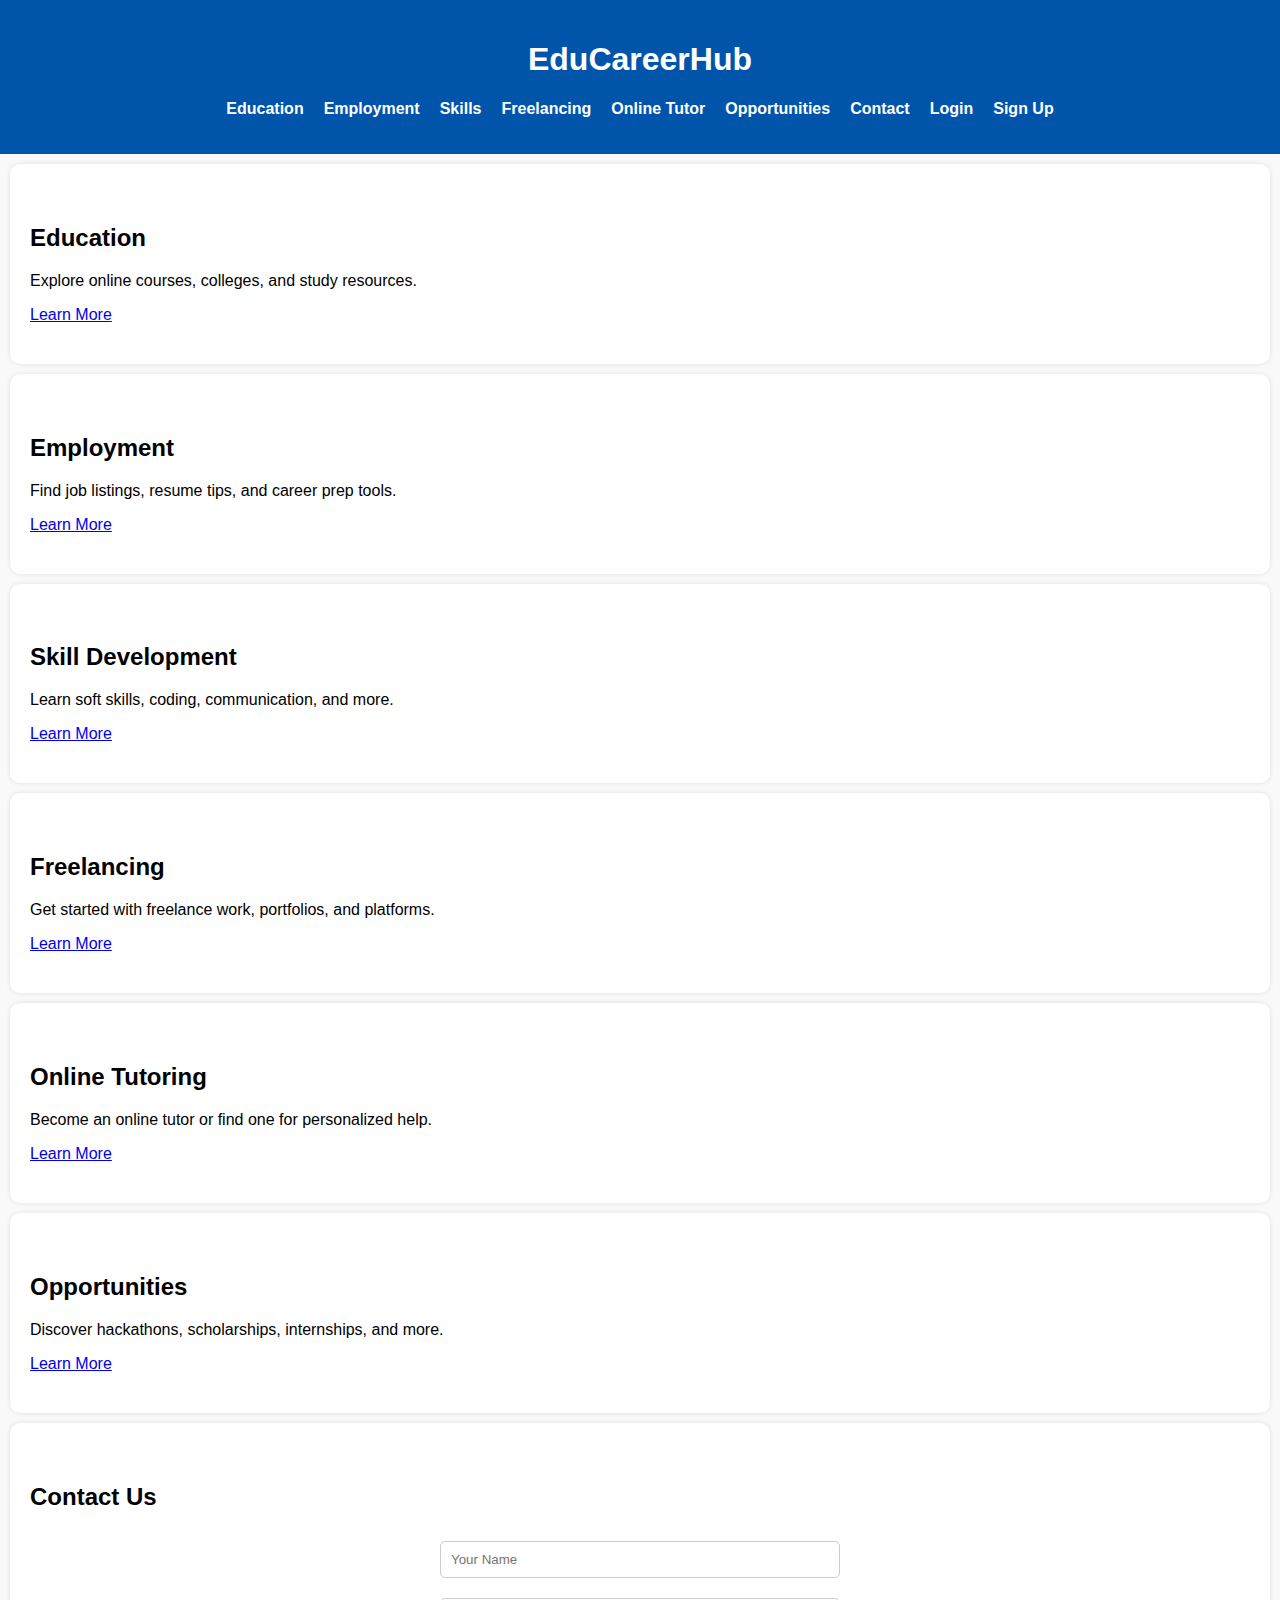
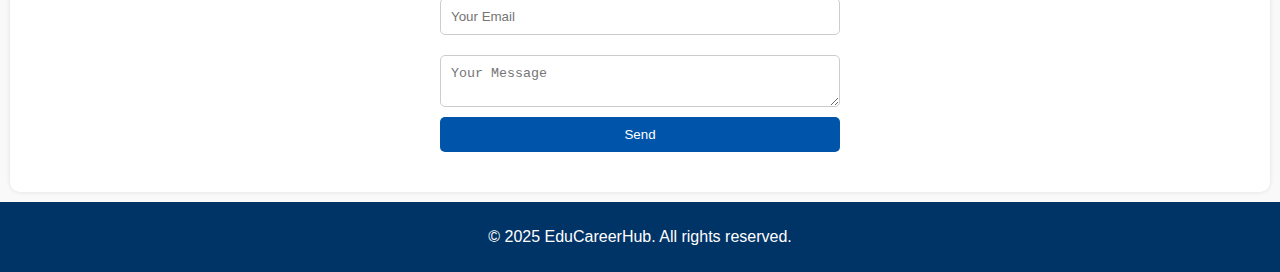
<file: index.html>
<!DOCTYPE html>
<html lang="en">
<head>
  <meta charset="UTF-8" />
  <title>EduCareerHub</title>
  <link rel="stylesheet" href="style.css" />
</head>
<body>
  <header>
    <h1>EduCareerHub</h1>
    <nav>
      <ul>
        <li><a href="#education">Education</a></li>
        <li><a href="#employment">Employment</a></li>
        <li><a href="#skills">Skills</a></li>
        <li><a href="#freelancing">Freelancing</a></li>
        <li><a href="#tutoring">Online Tutor</a></li>
        <li><a href="#opportunities">Opportunities</a></li>
        <li><a href="#contact">Contact</a></li>
        <li><a href="login.html">Login</a></li>
        <li><a href="signup.html">Sign Up</a></li>
      </ul>
    </nav>
  </header>

  <main>
    <section id="education">
      <h2>Education</h2>
      <p>Explore online courses, colleges, and study resources.</p>
      <a href="education.html" class="btn">Learn More</a>

    </section>

    <section id="employment">
      <h2>Employment</h2>
      <p>Find job listings, resume tips, and career prep tools.</p>
      <a href="employment.html" class="btn">Learn More</a>

    </section>

    <section id="skills">
      <h2>Skill Development</h2>
      <p>Learn soft skills, coding, communication, and more.</p>
       <a href="skill.html" class="btn">Learn More</a>

    </section>

    <section id="freelancing">
      <h2>Freelancing</h2>
      <p>Get started with freelance work, portfolios, and platforms.</p>
       <a href="freelance.html" class="btn">Learn More</a>
    </section>

    <section id="tutoring">
      <h2>Online Tutoring</h2>
      <p>Become an online tutor or find one for personalized help.</p>
      <a href="online.html" class="btn">Learn More</a>

    </section>

    <section id="opportunities">
      <h2>Opportunities</h2>
      <p>Discover hackathons, scholarships, internships, and more.</p>
       <a href="opportunity.html" class="btn">Learn More</a>
    </section>

    <section id="contact">
      <h2>Contact Us</h2>
      <form>
        <input type="text" placeholder="Your Name" required />
        <input type="email" placeholder="Your Email" required />
        <textarea placeholder="Your Message" required></textarea>
        <button type="submit">Send</button>
      </form>
    </section>
    <!-- Modals -->
    <div id="eduModal" class="modal">
      <div class="modal-content">
        <span class="close" onclick="closeModal('eduModal')">&times;</span>
        <h3>Education</h3>
        <p>Courses from top platforms like Coursera, edX, NPTEL and others. Roadmaps for college students and NEET/UPSC/Tech prep.</p>
      </div>
    </div>

    <div id="empModal" class="modal">
      <div class="modal-content">
        <span class="close" onclick="closeModal('empModal')">&times;</span>
        <h3>Employment</h3>
        <p>Job boards, resume builder, company research, job alerts, and interview preparation resources.</p>
      </div>
    </div>

    <div id="skillModal" class="modal">
      <div class="modal-content">
        <span class="close" onclick="closeModal('skillModal')">&times;</span>
        <h3>Skills</h3>
        <p>Learn public speaking, leadership, Excel, JavaScript, DSA, and more.</p>
      </div>
    </div>

    <div id="freeModal" class="modal">
      <div class="modal-content">
        <span class="close" onclick="closeModal('freeModal')">&times;</span>
        <h3>Freelancing</h3>
        <p>Get started on Fiverr, Upwork, Freelancer. Create portfolios, proposals, and manage payments.</p>
      </div>
    </div>

    <div id="tutorModal" class="modal">
      <div class="modal-content">
        <span class="close" onclick="closeModal('tutorModal')">&times;</span>
        <h3>Online Tutoring</h3>
        <p>Become a tutor on Chegg, Vedantu, Unacademy. Or hire tutors based on your needs.</p>
      </div>
    </div>

    <div id="oppModal" class="modal">
      <div class="modal-content">
        <span class="close" onclick="closeModal('oppModal')">&times;</span>
        <h3>Opportunities</h3>
        <p>Participate in contests, get internship and scholarship alerts, join programs like GDSC, MLSA, etc.</p>
      </div>
    </div>

  </main>

  <footer>
    <p>&copy; 2025 EduCareerHub. All rights reserved.</p>
  </footer>

  <script src="script.js"></script>
</body>
</html>
</file>
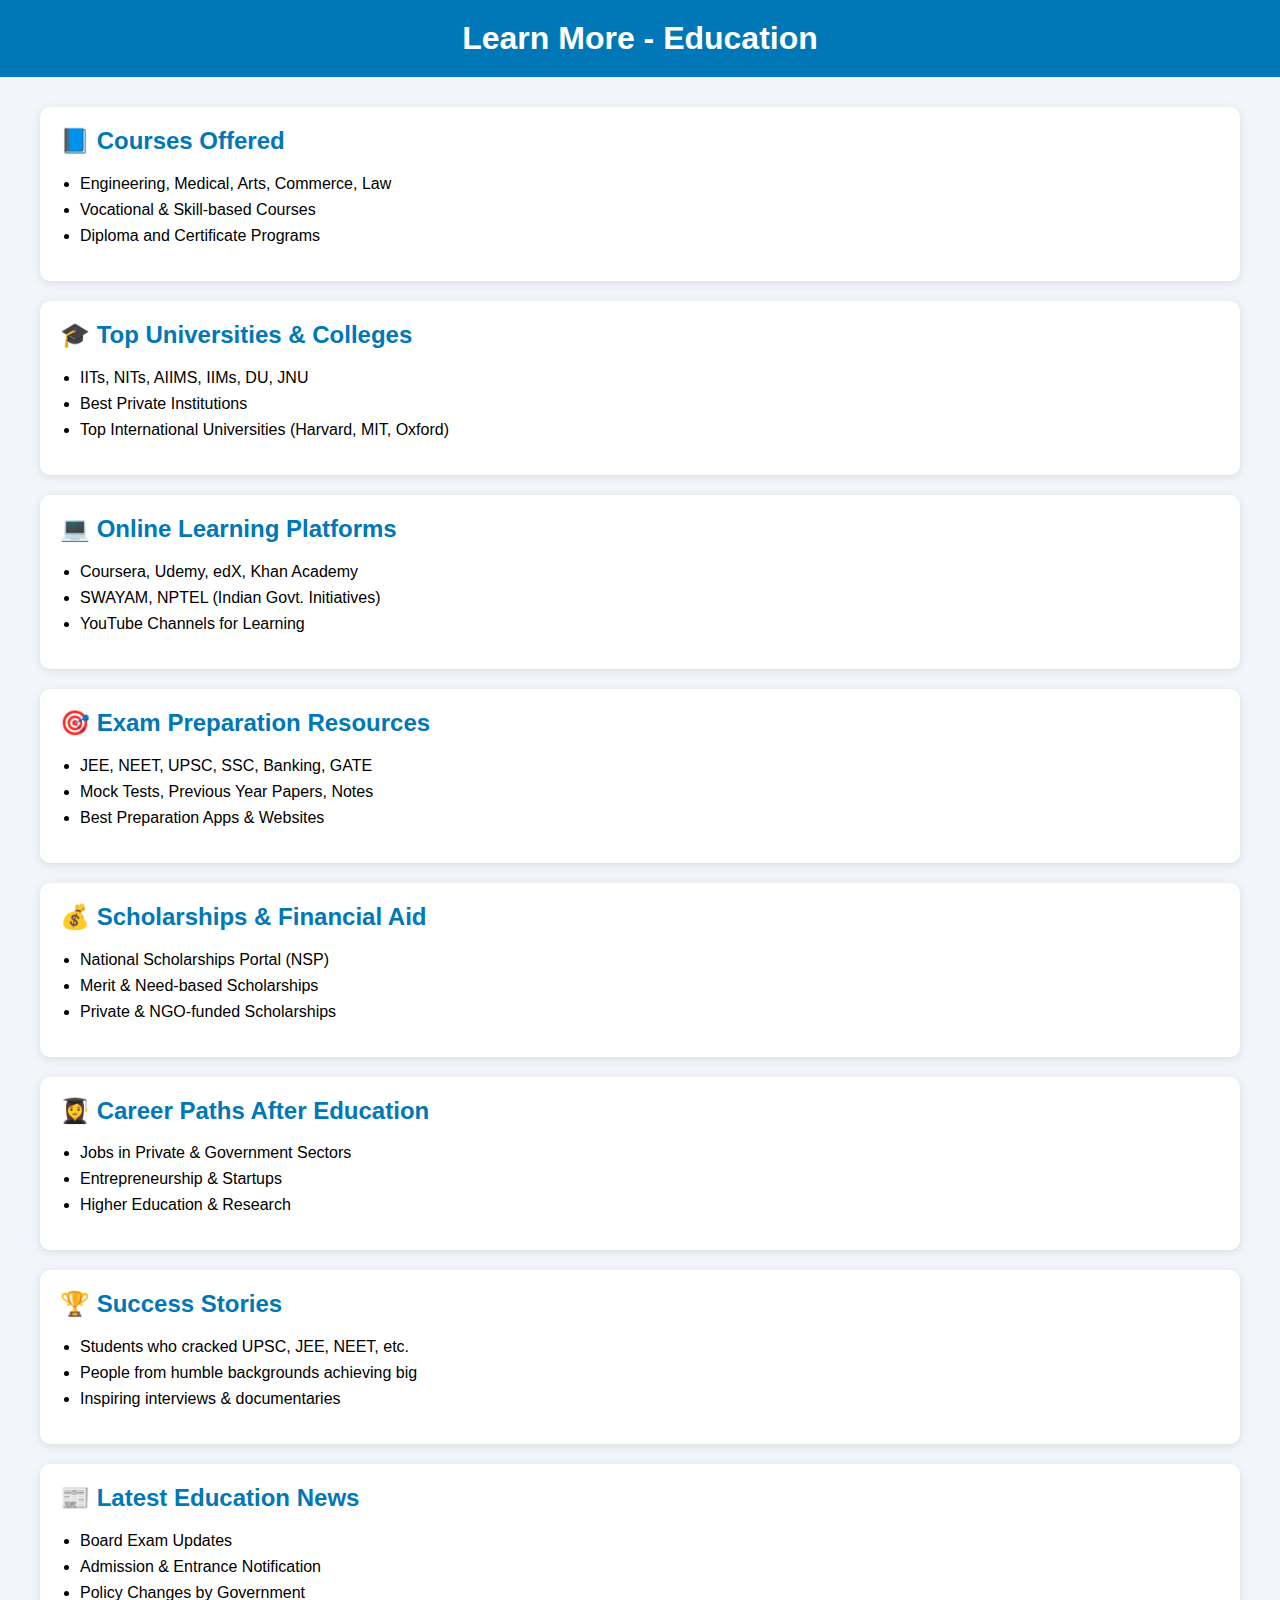
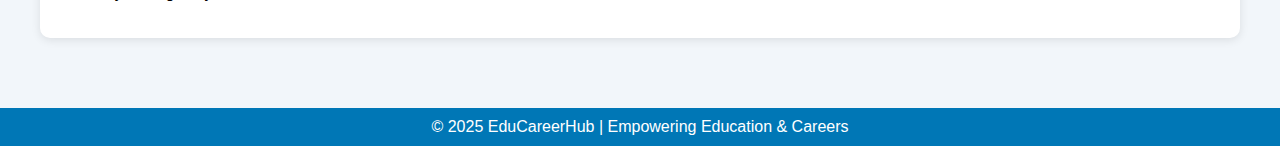
<file: education.html>
<!DOCTYPE html>
<html lang="en">
<head>
  <meta charset="UTF-8" />
  <meta name="viewport" content="width=device-width, initial-scale=1.0"/>
  <title>Education - Learn More | EduCareerHub</title>
  <link rel="stylesheet" href="style.css" />
  <style>
    body {
      font-family: Arial, sans-serif;
      background-color: #f2f6fa;
      margin: 0;
      padding: 0;
    }
    header {
      background-color: #0077b6;
      padding: 20px;
      color: white;
      text-align: center;
    }
    h1 {
      margin: 0;
    }
    .container {
      padding: 30px;
      max-width: 1200px;
      margin: auto;
    }
    .section {
      background-color: white;
      margin-bottom: 20px;
      padding: 20px;
      border-radius: 10px;
      box-shadow: 0 2px 10px rgba(0,0,0,0.1);
    }
    .section h2 {
      margin-top: 0;
      color: #0077b6;
    }
    ul {
      padding-left: 20px;
    }
    ul li {
      margin-bottom: 8px;
    }
    footer {
      background-color: #0077b6;
      color: white;
      text-align: center;
      padding: 10px;
      margin-top: 20px;
    }
  </style>
</head>
<body>
  <header>
    <h1>Learn More - Education</h1>
  </header>

  <div class="container">

    <div class="section">
      <h2>📘 Courses Offered</h2>
      <ul>
        <li>Engineering, Medical, Arts, Commerce, Law</li>
        <li>Vocational & Skill-based Courses</li>
        <li>Diploma and Certificate Programs</li>
      </ul>
    </div>

    <div class="section">
      <h2>🎓 Top Universities & Colleges</h2>
      <ul>
        <li>IITs, NITs, AIIMS, IIMs, DU, JNU</li>
        <li>Best Private Institutions</li>
        <li>Top International Universities (Harvard, MIT, Oxford)</li>
      </ul>
    </div>

    <div class="section">
      <h2>💻 Online Learning Platforms</h2>
      <ul>
        <li>Coursera, Udemy, edX, Khan Academy</li>
        <li>SWAYAM, NPTEL (Indian Govt. Initiatives)</li>
        <li>YouTube Channels for Learning</li>
      </ul>
    </div>

    <div class="section">
      <h2>🎯 Exam Preparation Resources</h2>
      <ul>
        <li>JEE, NEET, UPSC, SSC, Banking, GATE</li>
        <li>Mock Tests, Previous Year Papers, Notes</li>
        <li>Best Preparation Apps & Websites</li>
      </ul>
    </div>

    <div class="section">
      <h2>💰 Scholarships & Financial Aid</h2>
      <ul>
        <li>National Scholarships Portal (NSP)</li>
        <li>Merit & Need-based Scholarships</li>
        <li>Private & NGO-funded Scholarships</li>
      </ul>
    </div>

    <div class="section">
      <h2>👩‍🎓 Career Paths After Education</h2>
      <ul>
        <li>Jobs in Private & Government Sectors</li>
        <li>Entrepreneurship & Startups</li>
        <li>Higher Education & Research</li>
      </ul>
    </div>

    <div class="section">
      <h2>🏆 Success Stories</h2>
      <ul>
        <li>Students who cracked UPSC, JEE, NEET, etc.</li>
        <li>People from humble backgrounds achieving big</li>
        <li>Inspiring interviews & documentaries</li>
      </ul>
    </div>

    <div class="section">
      <h2>📰 Latest Education News</h2>
      <ul>
        <li>Board Exam Updates</li>
        <li>Admission & Entrance Notification</li>
        <li>Policy Changes by Government</li>
      </ul>
    </div>

  </div>

  <footer>
    &copy; 2025 EduCareerHub | Empowering Education & Careers
  </footer>
</body>
</html>
</file>
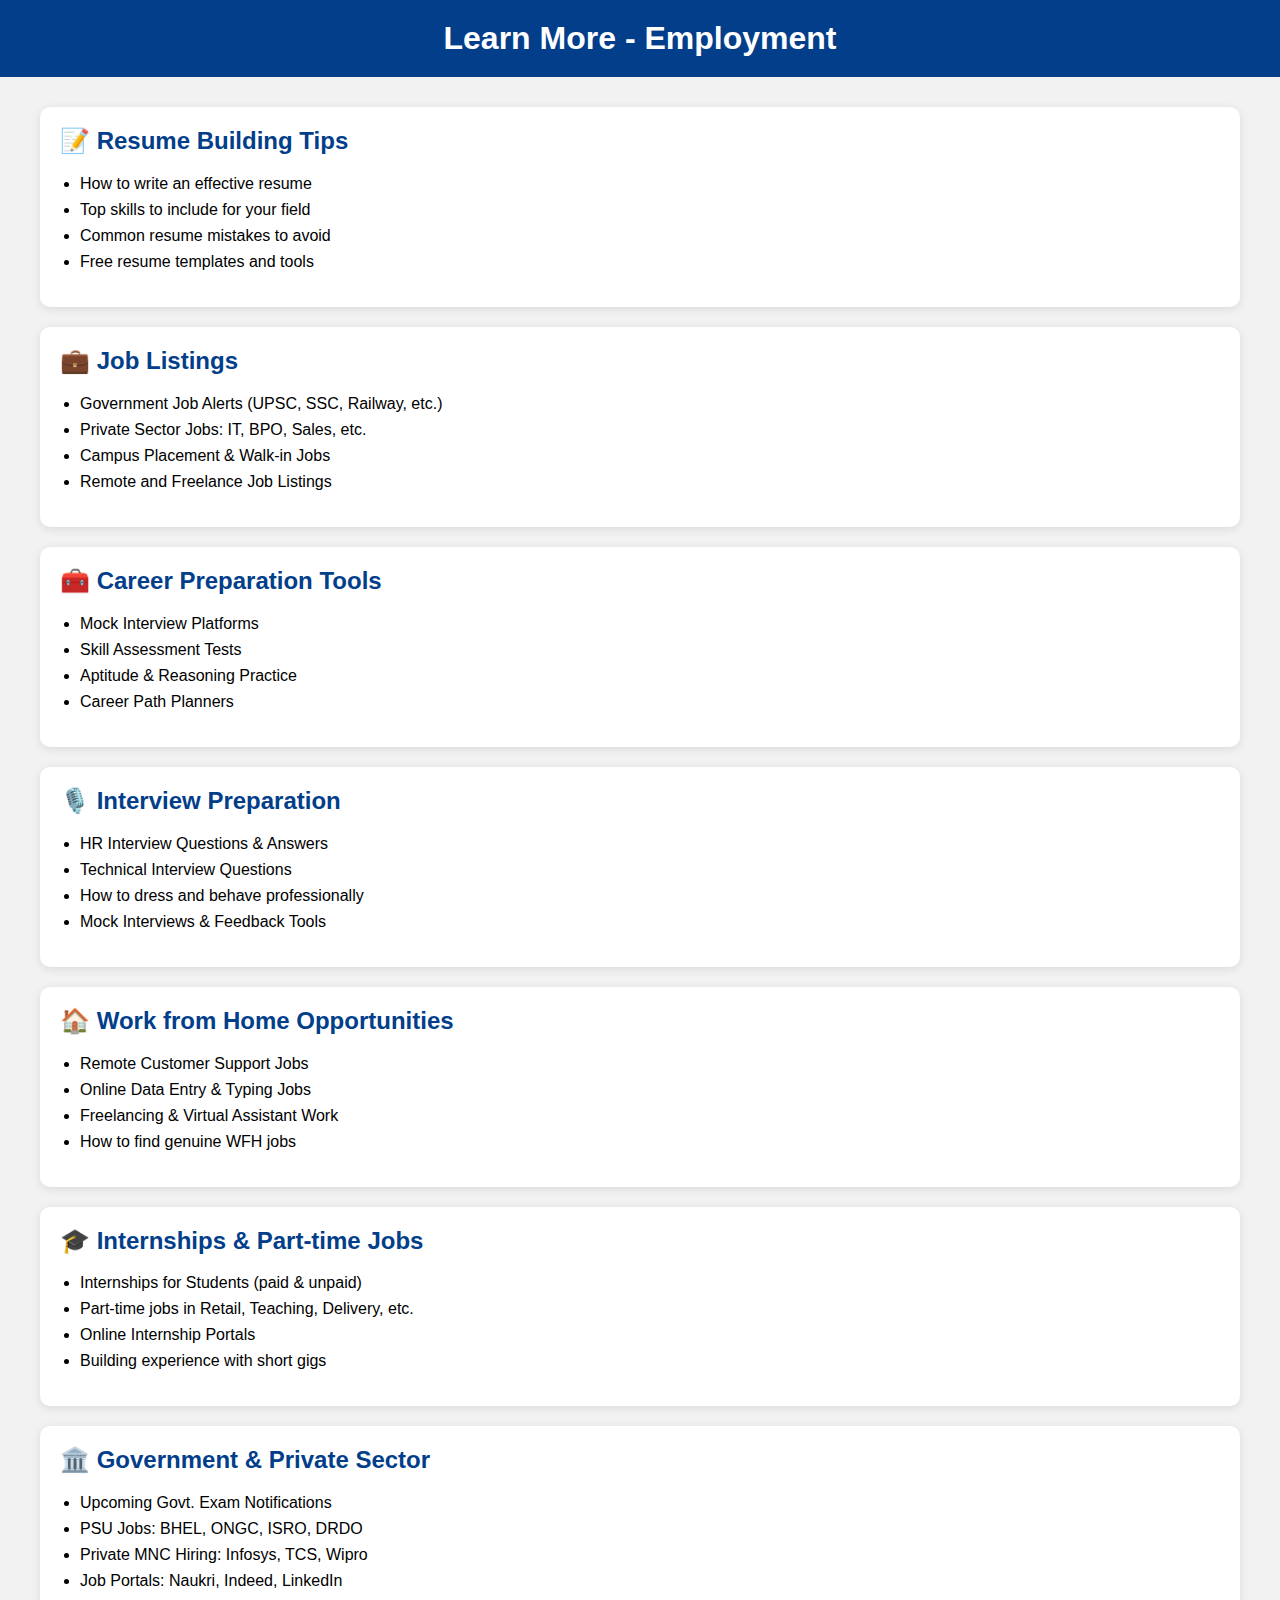
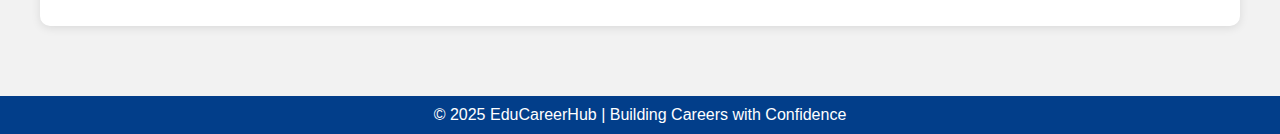
<file: employment.html>
<!DOCTYPE html>
<html lang="en">
<head>
  <meta charset="UTF-8" />
  <meta name="viewport" content="width=device-width, initial-scale=1.0"/>
  <title>Employment - Learn More | EduCareerHub</title>
  <style>
    body {
      font-family: Arial, sans-serif;
      background-color: #f2f2f2;
      margin: 0;
      padding: 0;
    }
    header {
      background-color: #023e8a;
      padding: 20px;
      color: white;
      text-align: center;
    }
    h1 {
      margin: 0;
    }
    .container {
      padding: 30px;
      max-width: 1200px;
      margin: auto;
    }
    .section {
      background-color: white;
      margin-bottom: 20px;
      padding: 20px;
      border-radius: 10px;
      box-shadow: 0 2px 10px rgba(0,0,0,0.1);
    }
    .section h2 {
      margin-top: 0;
      color: #023e8a;
    }
    ul {
      padding-left: 20px;
    }
    ul li {
      margin-bottom: 8px;
    }
    footer {
      background-color: #023e8a;
      color: white;
      text-align: center;
      padding: 10px;
      margin-top: 20px;
    }
  </style>
</head>
<body>
  <header>
    <h1>Learn More - Employment</h1>
  </header>

  <div class="container">

    <div class="section">
      <h2>📝 Resume Building Tips</h2>
      <ul>
        <li>How to write an effective resume</li>
        <li>Top skills to include for your field</li>
        <li>Common resume mistakes to avoid</li>
        <li>Free resume templates and tools</li>
      </ul>
    </div>

    <div class="section">
      <h2>💼 Job Listings</h2>
      <ul>
        <li>Government Job Alerts (UPSC, SSC, Railway, etc.)</li>
        <li>Private Sector Jobs: IT, BPO, Sales, etc.</li>
        <li>Campus Placement & Walk-in Jobs</li>
        <li>Remote and Freelance Job Listings</li>
      </ul>
    </div>

    <div class="section">
      <h2>🧰 Career Preparation Tools</h2>
      <ul>
        <li>Mock Interview Platforms</li>
        <li>Skill Assessment Tests</li>
        <li>Aptitude & Reasoning Practice</li>
        <li>Career Path Planners</li>
      </ul>
    </div>

    <div class="section">
      <h2>🎙️ Interview Preparation</h2>
      <ul>
        <li>HR Interview Questions & Answers</li>
        <li>Technical Interview Questions</li>
        <li>How to dress and behave professionally</li>
        <li>Mock Interviews & Feedback Tools</li>
      </ul>
    </div>

    <div class="section">
      <h2>🏠 Work from Home Opportunities</h2>
      <ul>
        <li>Remote Customer Support Jobs</li>
        <li>Online Data Entry & Typing Jobs</li>
        <li>Freelancing & Virtual Assistant Work</li>
        <li>How to find genuine WFH jobs</li>
      </ul>
    </div>

    <div class="section">
      <h2>🎓 Internships & Part-time Jobs</h2>
      <ul>
        <li>Internships for Students (paid & unpaid)</li>
        <li>Part-time jobs in Retail, Teaching, Delivery, etc.</li>
        <li>Online Internship Portals</li>
        <li>Building experience with short gigs</li>
      </ul>
    </div>

    <div class="section">
      <h2>🏛️ Government & Private Sector</h2>
      <ul>
        <li>Upcoming Govt. Exam Notifications</li>
        <li>PSU Jobs: BHEL, ONGC, ISRO, DRDO</li>
        <li>Private MNC Hiring: Infosys, TCS, Wipro</li>
        <li>Job Portals: Naukri, Indeed, LinkedIn</li>
      </ul>
    </div>

  </div>

  <footer>
    &copy; 2025 EduCareerHub | Building Careers with Confidence
  </footer>
</body>
</html>
</file>
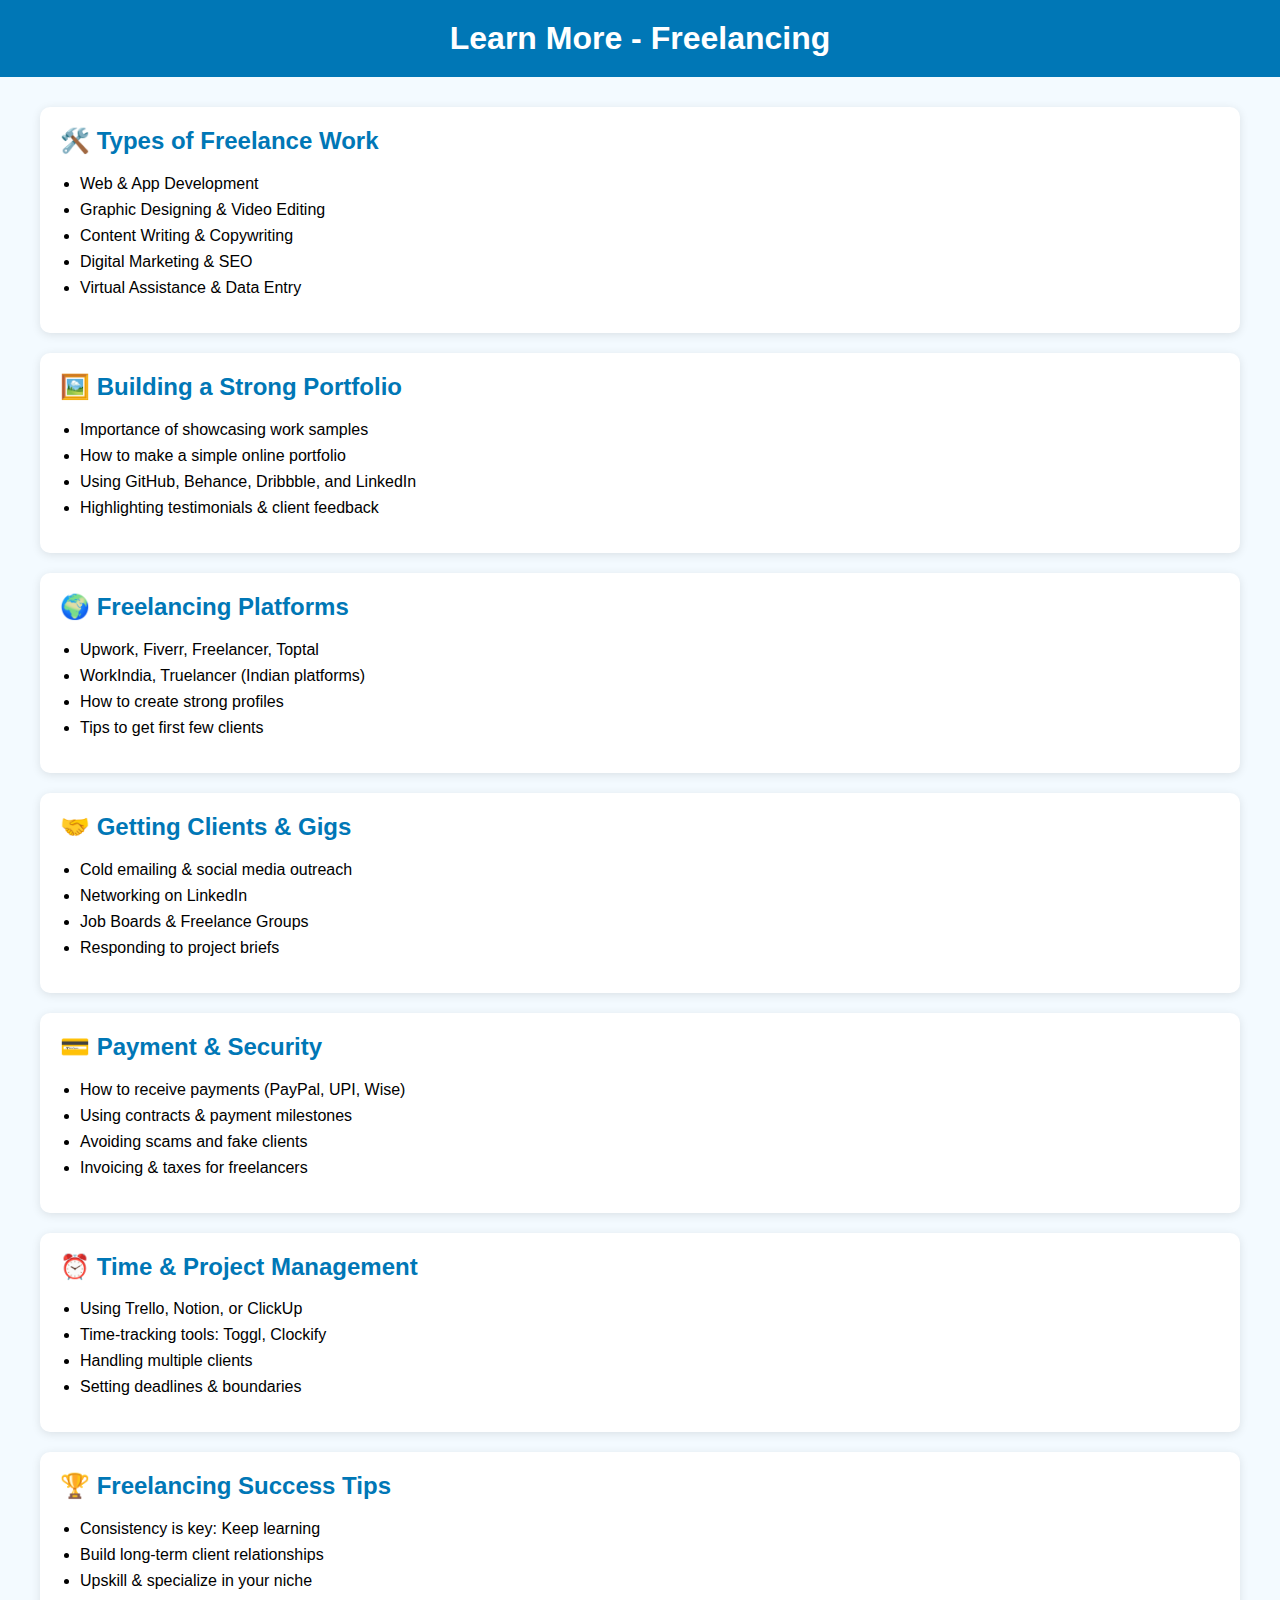
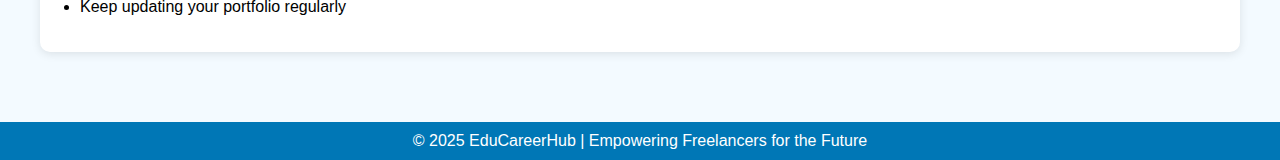
<file: freelance.html>
<!DOCTYPE html>
<html lang="en">
<head>
  <meta charset="UTF-8" />
  <meta name="viewport" content="width=device-width, initial-scale=1.0"/>
  <title>Freelancing - Learn More | EduCareerHub</title>
  <style>
    body {
      font-family: 'Segoe UI', sans-serif;
      background-color: #f3faff;
      margin: 0;
      padding: 0;
    }
    header {
      background-color: #0077b6;
      padding: 20px;
      color: white;
      text-align: center;
    }
    h1 {
      margin: 0;
    }
    .container {
      padding: 30px;
      max-width: 1200px;
      margin: auto;
    }
    .section {
      background-color: white;
      margin-bottom: 20px;
      padding: 20px;
      border-radius: 10px;
      box-shadow: 0 2px 10px rgba(0,0,0,0.1);
    }
    .section h2 {
      margin-top: 0;
      color: #0077b6;
    }
    ul {
      padding-left: 20px;
    }
    ul li {
      margin-bottom: 8px;
    }
    footer {
      background-color: #0077b6;
      color: white;
      text-align: center;
      padding: 10px;
      margin-top: 20px;
    }
  </style>
</head>
<body>
  <header>
    <h1>Learn More - Freelancing</h1>
  </header>

  <div class="container">

    <div class="section">
      <h2>🛠️ Types of Freelance Work</h2>
      <ul>
        <li>Web & App Development</li>
        <li>Graphic Designing & Video Editing</li>
        <li>Content Writing & Copywriting</li>
        <li>Digital Marketing & SEO</li>
        <li>Virtual Assistance & Data Entry</li>
      </ul>
    </div>

    <div class="section">
      <h2>🖼️ Building a Strong Portfolio</h2>
      <ul>
        <li>Importance of showcasing work samples</li>
        <li>How to make a simple online portfolio</li>
        <li>Using GitHub, Behance, Dribbble, and LinkedIn</li>
        <li>Highlighting testimonials & client feedback</li>
      </ul>
    </div>

    <div class="section">
      <h2>🌍 Freelancing Platforms</h2>
      <ul>
        <li>Upwork, Fiverr, Freelancer, Toptal</li>
        <li>WorkIndia, Truelancer (Indian platforms)</li>
        <li>How to create strong profiles</li>
        <li>Tips to get first few clients</li>
      </ul>
    </div>

    <div class="section">
      <h2>🤝 Getting Clients & Gigs</h2>
      <ul>
        <li>Cold emailing & social media outreach</li>
        <li>Networking on LinkedIn</li>
        <li>Job Boards & Freelance Groups</li>
        <li>Responding to project briefs</li>
      </ul>
    </div>

    <div class="section">
      <h2>💳 Payment & Security</h2>
      <ul>
        <li>How to receive payments (PayPal, UPI, Wise)</li>
        <li>Using contracts & payment milestones</li>
        <li>Avoiding scams and fake clients</li>
        <li>Invoicing & taxes for freelancers</li>
      </ul>
    </div>

    <div class="section">
      <h2>⏰ Time & Project Management</h2>
      <ul>
        <li>Using Trello, Notion, or ClickUp</li>
        <li>Time-tracking tools: Toggl, Clockify</li>
        <li>Handling multiple clients</li>
        <li>Setting deadlines & boundaries</li>
      </ul>
    </div>

    <div class="section">
      <h2>🏆 Freelancing Success Tips</h2>
      <ul>
        <li>Consistency is key: Keep learning</li>
        <li>Build long-term client relationships</li>
        <li>Upskill & specialize in your niche</li>
        <li>Keep updating your portfolio regularly</li>
      </ul>
    </div>

  </div>

  <footer>
    &copy; 2025 EduCareerHub | Empowering Freelancers for the Future
  </footer>
</body>
</html>
</file>
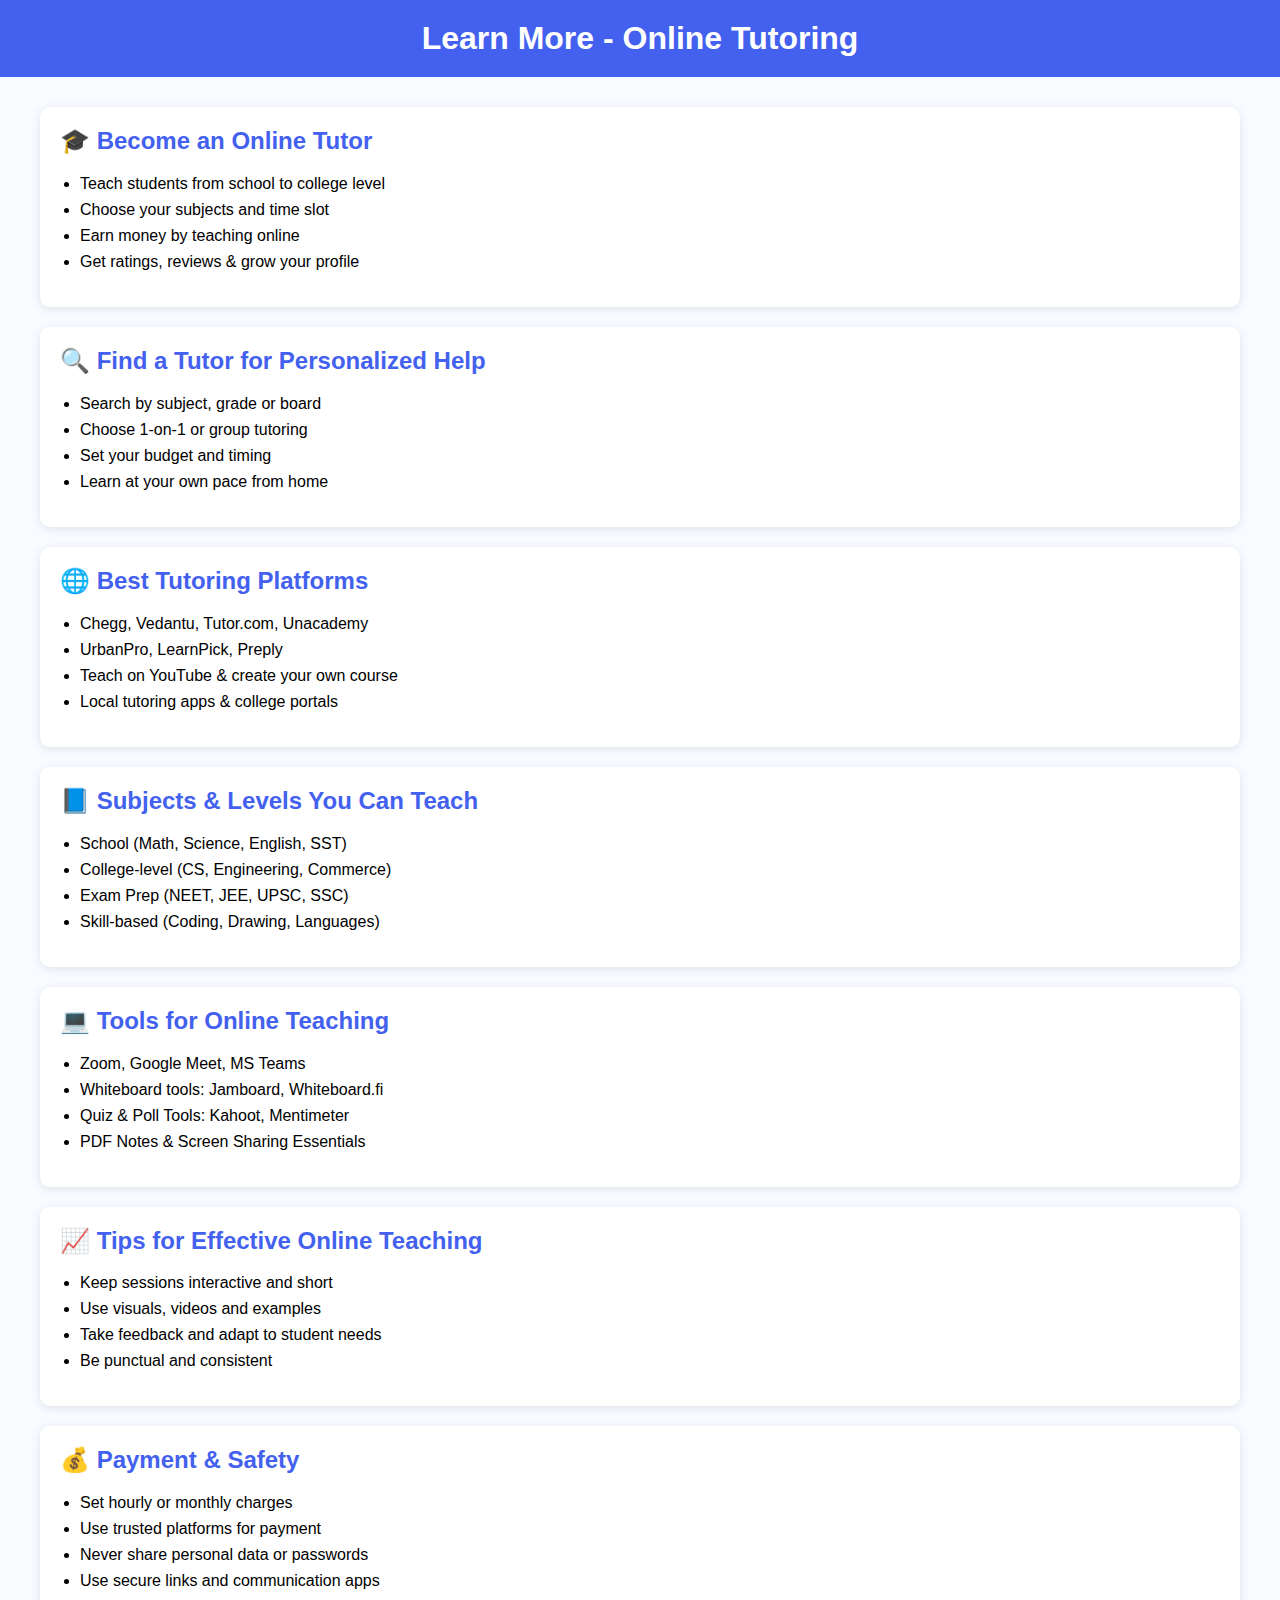
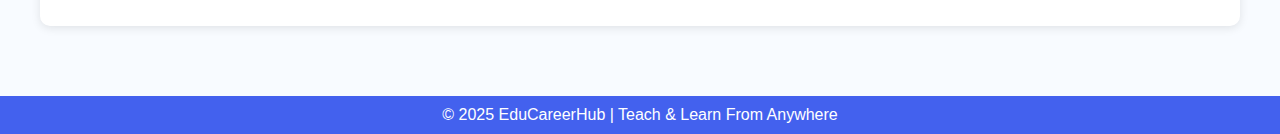
<file: online.html>
<!DOCTYPE html>
<html lang="en">
<head>
  <meta charset="UTF-8" />
  <meta name="viewport" content="width=device-width, initial-scale=1.0"/>
  <title>Online Tutoring - Learn More | EduCareerHub</title>
  <style>
    body {
      font-family: 'Segoe UI', sans-serif;
      background-color: #f8fbff;
      margin: 0;
      padding: 0;
    }
    header {
      background-color: #4361ee;
      padding: 20px;
      color: white;
      text-align: center;
    }
    h1 {
      margin: 0;
    }
    .container {
      padding: 30px;
      max-width: 1200px;
      margin: auto;
    }
    .section {
      background-color: white;
      margin-bottom: 20px;
      padding: 20px;
      border-radius: 10px;
      box-shadow: 0 2px 10px rgba(0,0,0,0.1);
    }
    .section h2 {
      margin-top: 0;
      color: #4361ee;
    }
    ul {
      padding-left: 20px;
    }
    ul li {
      margin-bottom: 8px;
    }
    footer {
      background-color: #4361ee;
      color: white;
      text-align: center;
      padding: 10px;
      margin-top: 20px;
    }
  </style>
</head>
<body>
  <header>
    <h1>Learn More - Online Tutoring</h1>
  </header>

  <div class="container">

    <div class="section">
      <h2>🎓 Become an Online Tutor</h2>
      <ul>
        <li>Teach students from school to college level</li>
        <li>Choose your subjects and time slot</li>
        <li>Earn money by teaching online</li>
        <li>Get ratings, reviews & grow your profile</li>
      </ul>
    </div>

    <div class="section">
      <h2>🔍 Find a Tutor for Personalized Help</h2>
      <ul>
        <li>Search by subject, grade or board</li>
        <li>Choose 1-on-1 or group tutoring</li>
        <li>Set your budget and timing</li>
        <li>Learn at your own pace from home</li>
      </ul>
    </div>

    <div class="section">
      <h2>🌐 Best Tutoring Platforms</h2>
      <ul>
        <li>Chegg, Vedantu, Tutor.com, Unacademy</li>
        <li>UrbanPro, LearnPick, Preply</li>
        <li>Teach on YouTube & create your own course</li>
        <li>Local tutoring apps & college portals</li>
      </ul>
    </div>

    <div class="section">
      <h2>📘 Subjects & Levels You Can Teach</h2>
      <ul>
        <li>School (Math, Science, English, SST)</li>
        <li>College-level (CS, Engineering, Commerce)</li>
        <li>Exam Prep (NEET, JEE, UPSC, SSC)</li>
        <li>Skill-based (Coding, Drawing, Languages)</li>
      </ul>
    </div>

    <div class="section">
      <h2>💻 Tools for Online Teaching</h2>
      <ul>
        <li>Zoom, Google Meet, MS Teams</li>
        <li>Whiteboard tools: Jamboard, Whiteboard.fi</li>
        <li>Quiz & Poll Tools: Kahoot, Mentimeter</li>
        <li>PDF Notes & Screen Sharing Essentials</li>
      </ul>
    </div>

    <div class="section">
      <h2>📈 Tips for Effective Online Teaching</h2>
      <ul>
        <li>Keep sessions interactive and short</li>
        <li>Use visuals, videos and examples</li>
        <li>Take feedback and adapt to student needs</li>
        <li>Be punctual and consistent</li>
      </ul>
    </div>

    <div class="section">
      <h2>💰 Payment & Safety</h2>
      <ul>
        <li>Set hourly or monthly charges</li>
        <li>Use trusted platforms for payment</li>
        <li>Never share personal data or passwords</li>
        <li>Use secure links and communication apps</li>
      </ul>
    </div>

  </div>

  <footer>
    &copy; 2025 EduCareerHub | Teach & Learn From Anywhere
  </footer>
</body>
</html>
</file>
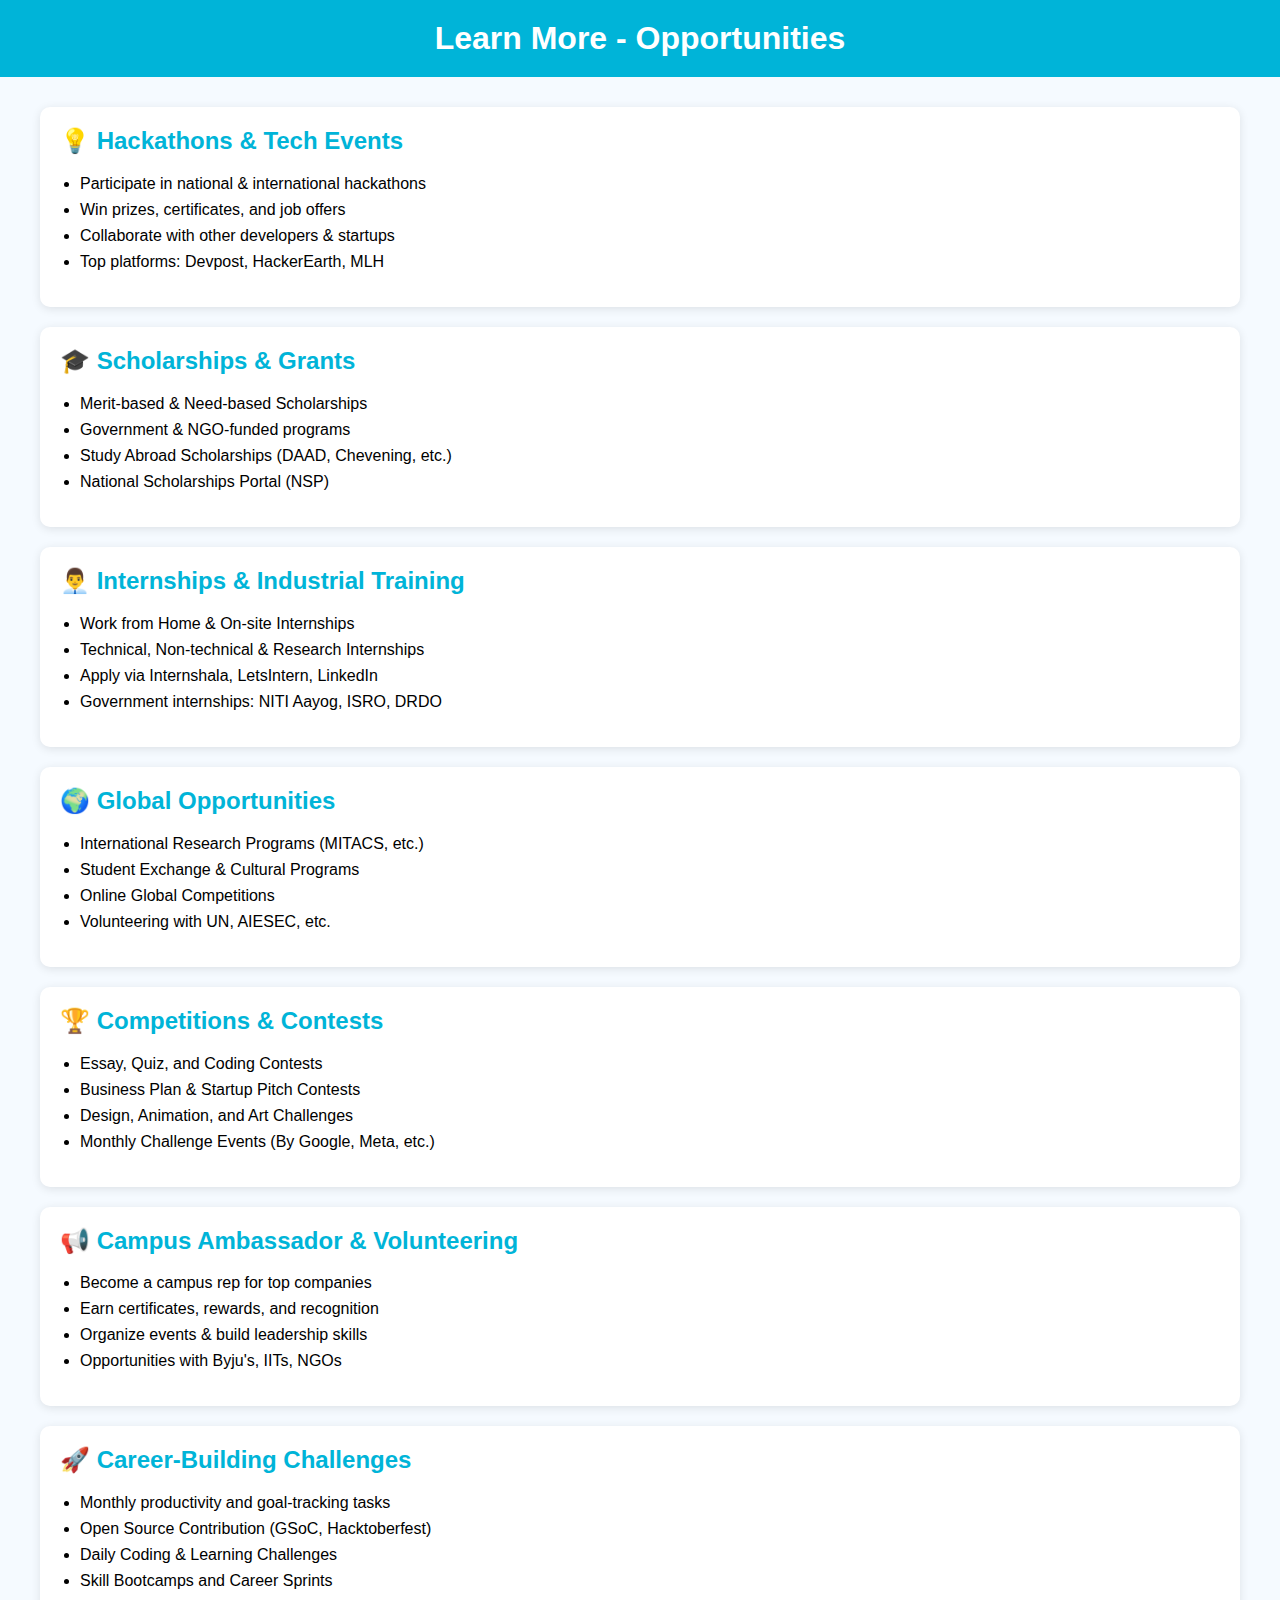
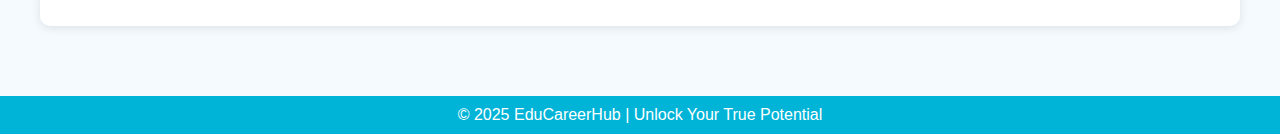
<file: opportunity.html>
<!DOCTYPE html>
<html lang="en">
<head>
  <meta charset="UTF-8" />
  <meta name="viewport" content="width=device-width, initial-scale=1.0"/>
  <title>Opportunities - Learn More | EduCareerHub</title>
  <style>
    body {
      font-family: 'Segoe UI', sans-serif;
      background-color: #f5faff;
      margin: 0;
      padding: 0;
    }
    header {
      background-color: #00b4d8;
      padding: 20px;
      color: white;
      text-align: center;
    }
    h1 {
      margin: 0;
    }
    .container {
      padding: 30px;
      max-width: 1200px;
      margin: auto;
    }
    .section {
      background-color: white;
      margin-bottom: 20px;
      padding: 20px;
      border-radius: 10px;
      box-shadow: 0 2px 10px rgba(0,0,0,0.1);
    }
    .section h2 {
      margin-top: 0;
      color: #00b4d8;
    }
    ul {
      padding-left: 20px;
    }
    ul li {
      margin-bottom: 8px;
    }
    footer {
      background-color: #00b4d8;
      color: white;
      text-align: center;
      padding: 10px;
      margin-top: 20px;
    }
  </style>
</head>
<body>
  <header>
    <h1>Learn More - Opportunities</h1>
  </header>

  <div class="container">

    <div class="section">
      <h2>💡 Hackathons & Tech Events</h2>
      <ul>
        <li>Participate in national & international hackathons</li>
        <li>Win prizes, certificates, and job offers</li>
        <li>Collaborate with other developers & startups</li>
        <li>Top platforms: Devpost, HackerEarth, MLH</li>
      </ul>
    </div>

    <div class="section">
      <h2>🎓 Scholarships & Grants</h2>
      <ul>
        <li>Merit-based & Need-based Scholarships</li>
        <li>Government & NGO-funded programs</li>
        <li>Study Abroad Scholarships (DAAD, Chevening, etc.)</li>
        <li>National Scholarships Portal (NSP)</li>
      </ul>
    </div>

    <div class="section">
      <h2>👨‍💼 Internships & Industrial Training</h2>
      <ul>
        <li>Work from Home & On-site Internships</li>
        <li>Technical, Non-technical & Research Internships</li>
        <li>Apply via Internshala, LetsIntern, LinkedIn</li>
        <li>Government internships: NITI Aayog, ISRO, DRDO</li>
      </ul>
    </div>

    <div class="section">
      <h2>🌍 Global Opportunities</h2>
      <ul>
        <li>International Research Programs (MITACS, etc.)</li>
        <li>Student Exchange & Cultural Programs</li>
        <li>Online Global Competitions</li>
        <li>Volunteering with UN, AIESEC, etc.</li>
      </ul>
    </div>

    <div class="section">
      <h2>🏆 Competitions & Contests</h2>
      <ul>
        <li>Essay, Quiz, and Coding Contests</li>
        <li>Business Plan & Startup Pitch Contests</li>
        <li>Design, Animation, and Art Challenges</li>
        <li>Monthly Challenge Events (By Google, Meta, etc.)</li>
      </ul>
    </div>

    <div class="section">
      <h2>📢 Campus Ambassador & Volunteering</h2>
      <ul>
        <li>Become a campus rep for top companies</li>
        <li>Earn certificates, rewards, and recognition</li>
        <li>Organize events & build leadership skills</li>
        <li>Opportunities with Byju's, IITs, NGOs</li>
      </ul>
    </div>

    <div class="section">
      <h2>🚀 Career-Building Challenges</h2>
      <ul>
        <li>Monthly productivity and goal-tracking tasks</li>
        <li>Open Source Contribution (GSoC, Hacktoberfest)</li>
        <li>Daily Coding & Learning Challenges</li>
        <li>Skill Bootcamps and Career Sprints</li>
      </ul>
    </div>

  </div>

  <footer>
    &copy; 2025 EduCareerHub | Unlock Your True Potential
  </footer>
</body>
</html>
</file>
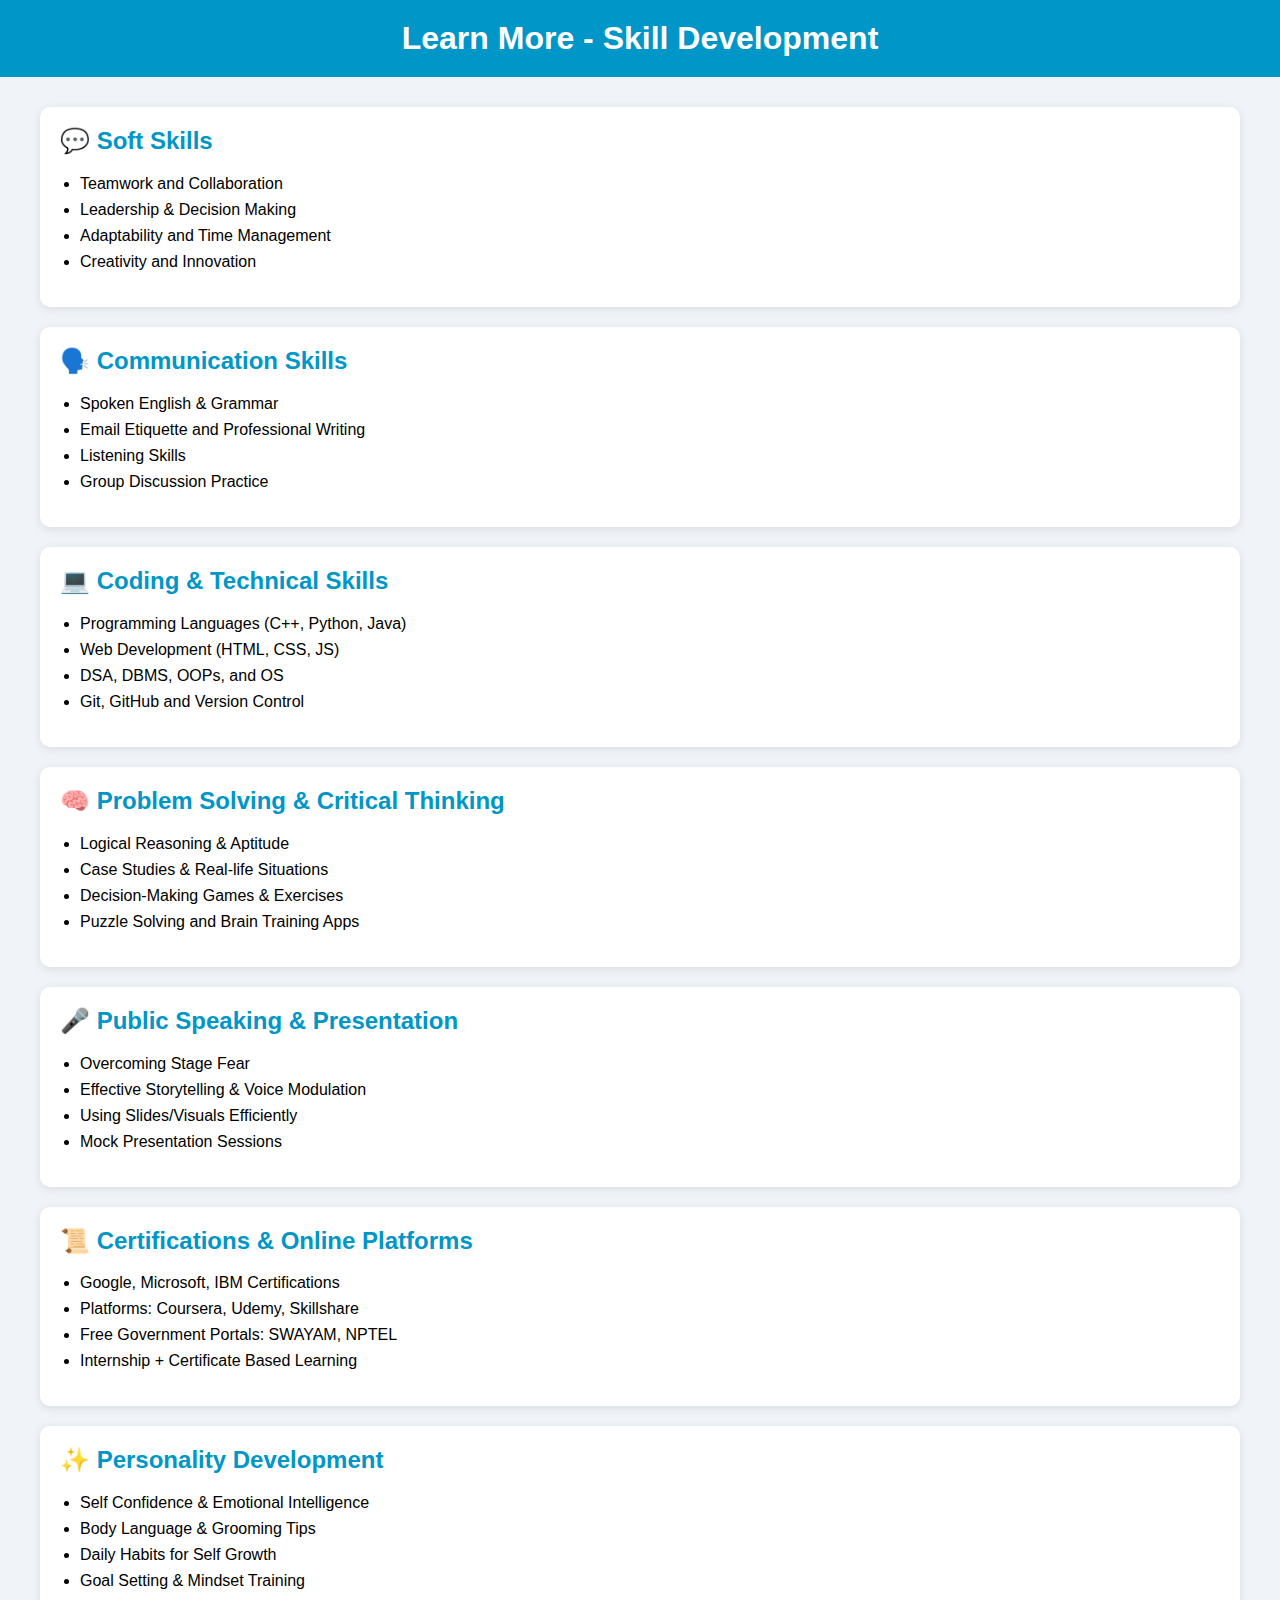
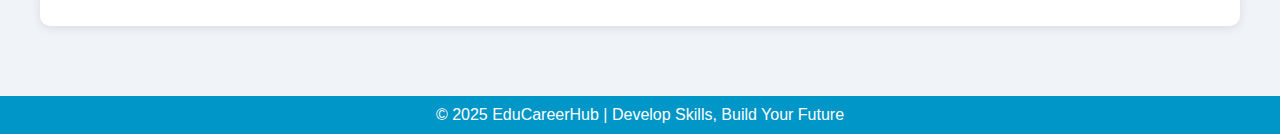
<file: skill.html>
<!DOCTYPE html>
<html lang="en">
<head>
  <meta charset="UTF-8" />
  <meta name="viewport" content="width=device-width, initial-scale=1.0"/>
  <title>Skill Development - Learn More | EduCareerHub</title>
  <style>
    body {
      font-family: 'Segoe UI', sans-serif;
      background-color: #f0f4f8;
      margin: 0;
      padding: 0;
    }
    header {
      background-color: #0096c7;
      padding: 20px;
      color: white;
      text-align: center;
    }
    h1 {
      margin: 0;
    }
    .container {
      padding: 30px;
      max-width: 1200px;
      margin: auto;
    }
    .section {
      background-color: white;
      margin-bottom: 20px;
      padding: 20px;
      border-radius: 10px;
      box-shadow: 0 2px 10px rgba(0,0,0,0.1);
    }
    .section h2 {
      margin-top: 0;
      color: #0096c7;
    }
    ul {
      padding-left: 20px;
    }
    ul li {
      margin-bottom: 8px;
    }
    footer {
      background-color: #0096c7;
      color: white;
      text-align: center;
      padding: 10px;
      margin-top: 20px;
    }
  </style>
</head>
<body>
  <header>
    <h1>Learn More - Skill Development</h1>
  </header>

  <div class="container">

    <div class="section">
      <h2>💬 Soft Skills</h2>
      <ul>
        <li>Teamwork and Collaboration</li>
        <li>Leadership & Decision Making</li>
        <li>Adaptability and Time Management</li>
        <li>Creativity and Innovation</li>
      </ul>
    </div>

    <div class="section">
      <h2>🗣️ Communication Skills</h2>
      <ul>
        <li>Spoken English & Grammar</li>
        <li>Email Etiquette and Professional Writing</li>
        <li>Listening Skills</li>
        <li>Group Discussion Practice</li>
      </ul>
    </div>

    <div class="section">
      <h2>💻 Coding & Technical Skills</h2>
      <ul>
        <li>Programming Languages (C++, Python, Java)</li>
        <li>Web Development (HTML, CSS, JS)</li>
        <li>DSA, DBMS, OOPs, and OS</li>
        <li>Git, GitHub and Version Control</li>
      </ul>
    </div>

    <div class="section">
      <h2>🧠 Problem Solving & Critical Thinking</h2>
      <ul>
        <li>Logical Reasoning & Aptitude</li>
        <li>Case Studies & Real-life Situations</li>
        <li>Decision-Making Games & Exercises</li>
        <li>Puzzle Solving and Brain Training Apps</li>
      </ul>
    </div>

    <div class="section">
      <h2>🎤 Public Speaking & Presentation</h2>
      <ul>
        <li>Overcoming Stage Fear</li>
        <li>Effective Storytelling & Voice Modulation</li>
        <li>Using Slides/Visuals Efficiently</li>
        <li>Mock Presentation Sessions</li>
      </ul>
    </div>

    <div class="section">
      <h2>📜 Certifications & Online Platforms</h2>
      <ul>
        <li>Google, Microsoft, IBM Certifications</li>
        <li>Platforms: Coursera, Udemy, Skillshare</li>
        <li>Free Government Portals: SWAYAM, NPTEL</li>
        <li>Internship + Certificate Based Learning</li>
      </ul>
    </div>

    <div class="section">
      <h2>✨ Personality Development</h2>
      <ul>
        <li>Self Confidence & Emotional Intelligence</li>
        <li>Body Language & Grooming Tips</li>
        <li>Daily Habits for Self Growth</li>
        <li>Goal Setting & Mindset Training</li>
      </ul>
    </div>

  </div>

  <footer>
    &copy; 2025 EduCareerHub | Develop Skills, Build Your Future
  </footer>
</body>
</html>
</file>
<file: style.css>
body {
  margin: 0;
  font-family: Arial, sans-serif;
  background: #f9f9f9;
}

header {
  background: #0055aa;
  color: white;
  padding: 20px;
  text-align: center;
}

nav ul {
  display: flex;
  justify-content: center;
  list-style: none;
  gap: 20px;
  padding: 0;
}

nav a {
  color: white;
  text-decoration: none;
  font-weight: bold;
}

section {
  padding: 40px 20px;
  margin: 10px;
  background: white;
  border-radius: 10px;
  box-shadow: 0 0 5px rgba(0,0,0,0.1);
}

button {
  padding: 10px 20px;
  background: #0055aa;
  color: white;
  border: none;
  border-radius: 5px;
  cursor: pointer;
}

form {
  display: flex;
  flex-direction: column;
  max-width: 400px;
  margin: auto;
}

input, textarea {
  padding: 10px;
  margin: 10px 0;
  border-radius: 5px;
  border: 1px solid #ccc;
}

footer {
  text-align: center;
  padding: 10px;
  background: #003366;
  color: white;
}

/* Modal styling */
.modal {
  display: none;
  position: fixed;
  z-index: 5;
  left: 0;
  top: 0;
  width: 100%;
  height: 100%;
  background-color: rgba(0,0,0,0.5);
}

.modal-content {
  background-color: white;
  margin: 10% auto;
  padding: 20px;
  width: 80%;
  max-width: 400px;
  border-radius: 10px;
  position: relative;
}

.close {
  position: absolute;
  top: 10px;
  right: 20px;
  font-size: 24px;
  cursor: pointer;
}

/* Auth form */
.form-container {
  max-width: 400px;
  margin: 60px auto;
  background: white;
  padding: 30px;
  border-radius: 10px;
  box-shadow: 0 0 12px rgba(0,0,0,0.1);
}

.form-container h2 {
  text-align: center;
}

.form-container input[type="text"],
.form-container input[type="email"],
.form-container input[type="password"] {
  width: 100%;
  padding: 10px;
  margin: 10px 0;
  border: 1px solid #ccc;
  border-radius: 5px;
}
</file>
